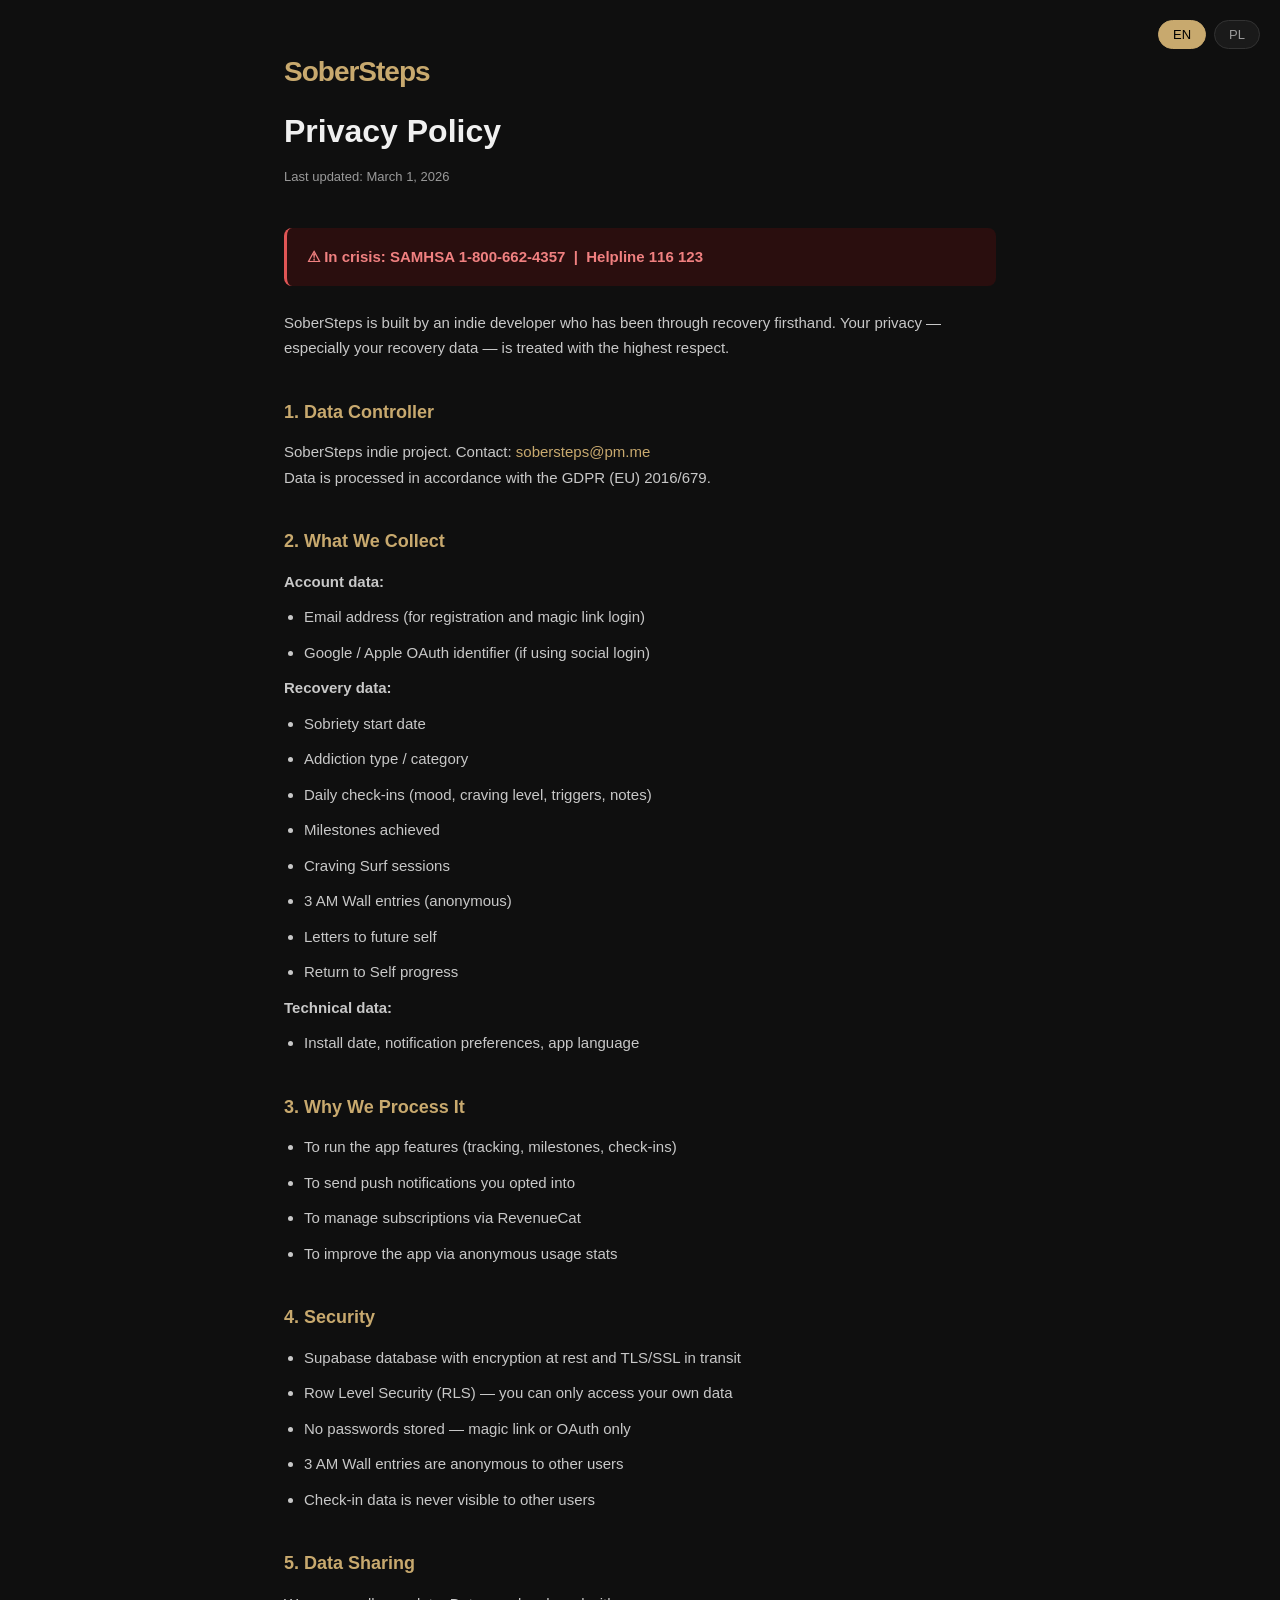
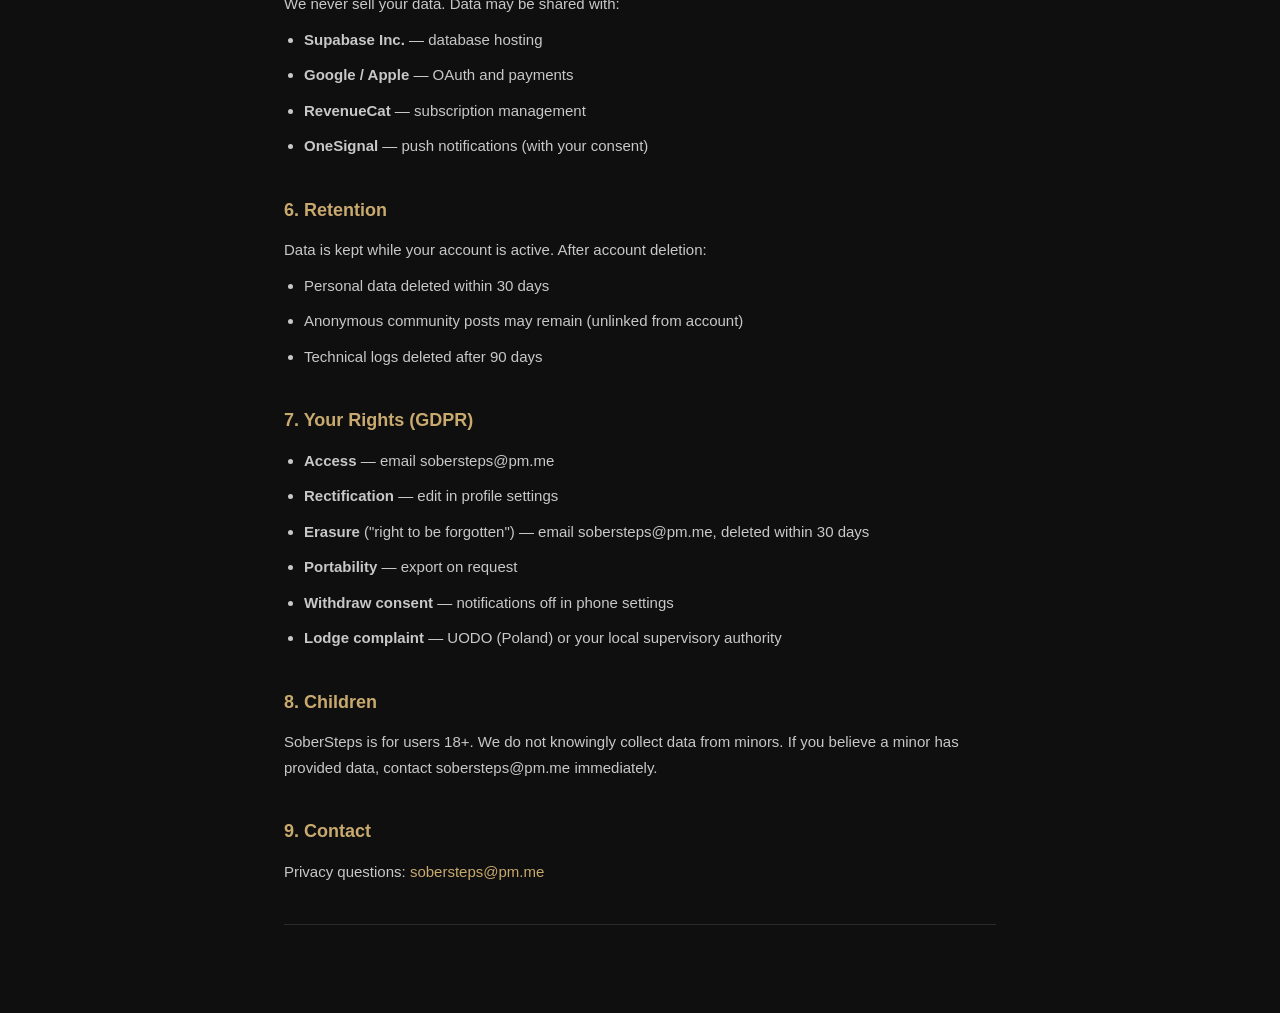
<file: privacy.html>
<!DOCTYPE html>
<html lang="en">
<head>
  <meta charset="UTF-8">
  <meta name="viewport" content="width=device-width, initial-scale=1.0">
  <title>SoberSteps — Privacy Policy</title>
  <style>
    :root { --bg: #0f0f0f; --surface: #1a1a1a; --text: #f0f0f0; --muted: #9a9a9a; --accent: #c8a96e; }
    * { box-sizing: border-box; margin: 0; padding: 0; }
    body { background: var(--bg); color: var(--text); font-family: -apple-system, BlinkMacSystemFont, 'Segoe UI', sans-serif; line-height: 1.7; }
    .container { max-width: 760px; margin: 0 auto; padding: 48px 24px; }
    .logo { font-size: 28px; font-weight: 800; color: var(--accent); letter-spacing: -1px; margin-bottom: 8px; }
    .updated { font-size: 13px; color: var(--muted); margin-bottom: 40px; }
    h1 { font-size: 32px; font-weight: 800; margin-bottom: 8px; }
    h2 { font-size: 18px; font-weight: 700; color: var(--accent); margin: 36px 0 12px; }
    p, li { font-size: 15px; color: #c8c8c8; margin-bottom: 10px; }
    ul { padding-left: 20px; }
    .crisis { background: #2a0e0e; border-left: 3px solid #e05555; padding: 16px 20px; border-radius: 8px; margin: 24px 0; }
    .crisis p { color: #f08080; font-weight: 600; margin: 0; }
    a { color: var(--accent); text-decoration: none; }
    .lang-switch { position: fixed; top: 20px; right: 20px; display: flex; gap: 8px; }
    .lang-btn { background: var(--surface); border: 1px solid #333; color: var(--muted); padding: 6px 14px; border-radius: 20px; cursor: pointer; font-size: 13px; }
    .lang-btn.active { background: var(--accent); color: #000; border-color: var(--accent); }
    [data-lang] { display: none; }
    .divider { border: none; border-top: 1px solid #2a2a2a; margin: 40px 0; }
  </style>
</head>
<body>

<div class="lang-switch">
  <button class="lang-btn active" onclick="setLang('en')">EN</button>
  <button class="lang-btn" onclick="setLang('pl')">PL</button>
</div>

<div class="container">

  <div class="logo">SoberSteps</div>

  <!-- ENGLISH -->
  <div data-lang="en" style="display:block">
    <h1>Privacy Policy</h1>
    <p class="updated">Last updated: March 1, 2026</p>

    <div class="crisis">
      <p>⚠ In crisis: SAMHSA 1-800-662-4357 &nbsp;|&nbsp; Helpline 116 123</p>
    </div>

    <p>SoberSteps is built by an indie developer who has been through recovery firsthand. Your privacy — especially your recovery data — is treated with the highest respect.</p>

    <h2>1. Data Controller</h2>
    <p>SoberSteps indie project. Contact: <a href="mailto:sobersteps@pm.me">sobersteps@pm.me</a><br>
    Data is processed in accordance with the GDPR (EU) 2016/679.</p>

    <h2>2. What We Collect</h2>
    <p><strong>Account data:</strong></p>
    <ul>
      <li>Email address (for registration and magic link login)</li>
      <li>Google / Apple OAuth identifier (if using social login)</li>
    </ul>
    <p><strong>Recovery data:</strong></p>
    <ul>
      <li>Sobriety start date</li>
      <li>Addiction type / category</li>
      <li>Daily check-ins (mood, craving level, triggers, notes)</li>
      <li>Milestones achieved</li>
      <li>Craving Surf sessions</li>
      <li>3 AM Wall entries (anonymous)</li>
      <li>Letters to future self</li>
      <li>Return to Self progress</li>
    </ul>
    <p><strong>Technical data:</strong></p>
    <ul>
      <li>Install date, notification preferences, app language</li>
    </ul>

    <h2>3. Why We Process It</h2>
    <ul>
      <li>To run the app features (tracking, milestones, check-ins)</li>
      <li>To send push notifications you opted into</li>
      <li>To manage subscriptions via RevenueCat</li>
      <li>To improve the app via anonymous usage stats</li>
    </ul>

    <h2>4. Security</h2>
    <ul>
      <li>Supabase database with encryption at rest and TLS/SSL in transit</li>
      <li>Row Level Security (RLS) — you can only access your own data</li>
      <li>No passwords stored — magic link or OAuth only</li>
      <li>3 AM Wall entries are anonymous to other users</li>
      <li>Check-in data is never visible to other users</li>
    </ul>

    <h2>5. Data Sharing</h2>
    <p>We never sell your data. Data may be shared with:</p>
    <ul>
      <li><strong>Supabase Inc.</strong> — database hosting</li>
      <li><strong>Google / Apple</strong> — OAuth and payments</li>
      <li><strong>RevenueCat</strong> — subscription management</li>
      <li><strong>OneSignal</strong> — push notifications (with your consent)</li>
    </ul>

    <h2>6. Retention</h2>
    <p>Data is kept while your account is active. After account deletion:</p>
    <ul>
      <li>Personal data deleted within 30 days</li>
      <li>Anonymous community posts may remain (unlinked from account)</li>
      <li>Technical logs deleted after 90 days</li>
    </ul>

    <h2>7. Your Rights (GDPR)</h2>
    <ul>
      <li><strong>Access</strong> — email sobersteps@pm.me</li>
      <li><strong>Rectification</strong> — edit in profile settings</li>
      <li><strong>Erasure</strong> ("right to be forgotten") — email sobersteps@pm.me, deleted within 30 days</li>
      <li><strong>Portability</strong> — export on request</li>
      <li><strong>Withdraw consent</strong> — notifications off in phone settings</li>
      <li><strong>Lodge complaint</strong> — UODO (Poland) or your local supervisory authority</li>
    </ul>

    <h2>8. Children</h2>
    <p>SoberSteps is for users 18+. We do not knowingly collect data from minors. If you believe a minor has provided data, contact sobersteps@pm.me immediately.</p>

    <h2>9. Contact</h2>
    <p>Privacy questions: <a href="mailto:sobersteps@pm.me">sobersteps@pm.me</a></p>
  </div>

  <hr class="divider">

  <!-- POLISH -->
  <div data-lang="pl">
    <h1>Polityka Prywatności</h1>
    <p class="updated">Ostatnia aktualizacja: 1 marca 2026</p>

    <div class="crisis">
      <p>⚠ W kryzysie: Telefon Zaufania 116 123 &nbsp;|&nbsp; SAMHSA 1-800-662-4357</p>
    </div>

    <p>SoberSteps tworzony jest przez indie dewelopera, który sam przeszedł przez zdrowienie. Twoja prywatność — zwłaszcza dane dotyczące zdrowienia — są traktowane z najwyższym szacunkiem.</p>

    <h2>1. Administrator danych</h2>
    <p>Projekt indie SoberSteps. Kontakt: <a href="mailto:sobersteps@pm.me">sobersteps@pm.me</a><br>
    Dane przetwarzane są zgodnie z RODO (UE) 2016/679.</p>

    <h2>2. Jakie dane zbieramy</h2>
    <p><strong>Dane konta:</strong></p>
    <ul>
      <li>Adres e-mail (rejestracja i magic link)</li>
      <li>Identyfikator Google / Apple (logowanie OAuth)</li>
    </ul>
    <p><strong>Dane dotyczące zdrowienia:</strong></p>
    <ul>
      <li>Data rozpoczęcia trzeźwości</li>
      <li>Typ uzależnienia / kategoria</li>
      <li>Dzienne check-iny (nastrój, poziom głodu, triggery, notatki)</li>
      <li>Osiągnięte kamienie milowe</li>
      <li>Sesje Craving Surf</li>
      <li>Wpisy 3 AM Wall (anonimowe)</li>
      <li>Listy do przyszłego siebie</li>
      <li>Postęp Return to Self</li>
    </ul>
    <p><strong>Dane techniczne:</strong></p>
    <ul>
      <li>Data instalacji, preferencje powiadomień, język aplikacji</li>
    </ul>

    <h2>3. Cel przetwarzania</h2>
    <ul>
      <li>Świadczenie funkcji aplikacji (śledzenie, milestones, check-iny)</li>
      <li>Wysyłanie powiadomień push (za Twoją zgodą)</li>
      <li>Obsługa subskrypcji przez RevenueCat</li>
      <li>Ulepszanie aplikacji na podstawie anonimowych statystyk</li>
    </ul>

    <h2>4. Bezpieczeństwo</h2>
    <ul>
      <li>Baza danych Supabase z szyfrowaniem w spoczynku i TLS/SSL w transporcie</li>
      <li>Row Level Security (RLS) — dostęp wyłącznie do własnych danych</li>
      <li>Brak przechowywania haseł — magic link lub OAuth</li>
      <li>Wpisy 3 AM Wall są anonimowe dla innych użytkowników</li>
      <li>Dane check-inów są niewidoczne dla innych</li>
    </ul>

    <h2>5. Udostępnianie danych</h2>
    <p>Nie sprzedajemy danych. Dane mogą być udostępniane:</p>
    <ul>
      <li><strong>Supabase Inc.</strong> — hosting bazy danych</li>
      <li><strong>Google / Apple</strong> — OAuth i płatności</li>
      <li><strong>RevenueCat</strong> — zarządzanie subskrypcjami</li>
      <li><strong>OneSignal</strong> — powiadomienia push (za zgodą)</li>
    </ul>

    <h2>6. Przechowywanie danych</h2>
    <ul>
      <li>Dane osobowe usuwane w ciągu 30 dni od usunięcia konta</li>
      <li>Anonimowe wpisy społecznościowe mogą pozostać (bez powiązania z kontem)</li>
      <li>Logi techniczne usuwane po 90 dniach</li>
    </ul>

    <h2>7. Twoje prawa (RODO)</h2>
    <ul>
      <li><strong>Dostęp</strong> — napisz na sobersteps@pm.me</li>
      <li><strong>Sprostowanie</strong> — edycja w ustawieniach profilu</li>
      <li><strong>Usunięcie</strong> ("prawo do bycia zapomnianym") — napisz na sobersteps@pm.me, usunięcie w 30 dni</li>
      <li><strong>Przenoszenie</strong> — eksport na żądanie</li>
      <li><strong>Cofnięcie zgody</strong> — powiadomienia wyłącz w ustawieniach telefonu</li>
      <li><strong>Skarga</strong> — UODO (Polska) lub właściwy organ nadzorczy</li>
    </ul>

    <h2>8. Dzieci</h2>
    <p>SoberSteps jest dla użytkowników 18+. Nie zbieramy świadomie danych od nieletnich. Jeśli uważasz, że nieletni podał dane, napisz na sobersteps@pm.me.</p>

    <h2>9. Kontakt</h2>
    <p>Pytania o prywatność: <a href="mailto:sobersteps@pm.me">sobersteps@pm.me</a></p>
  </div>

</div>

<script>
  function setLang(lang) {
    document.querySelectorAll('[data-lang]').forEach(el => el.style.display = 'none');
    document.querySelector('[data-lang="' + lang + '"]').style.display = 'block';
    document.querySelectorAll('.lang-btn').forEach(b => b.classList.remove('active'));
    event.target.classList.add('active');
  }
</script>
</body>
</html>
</file>
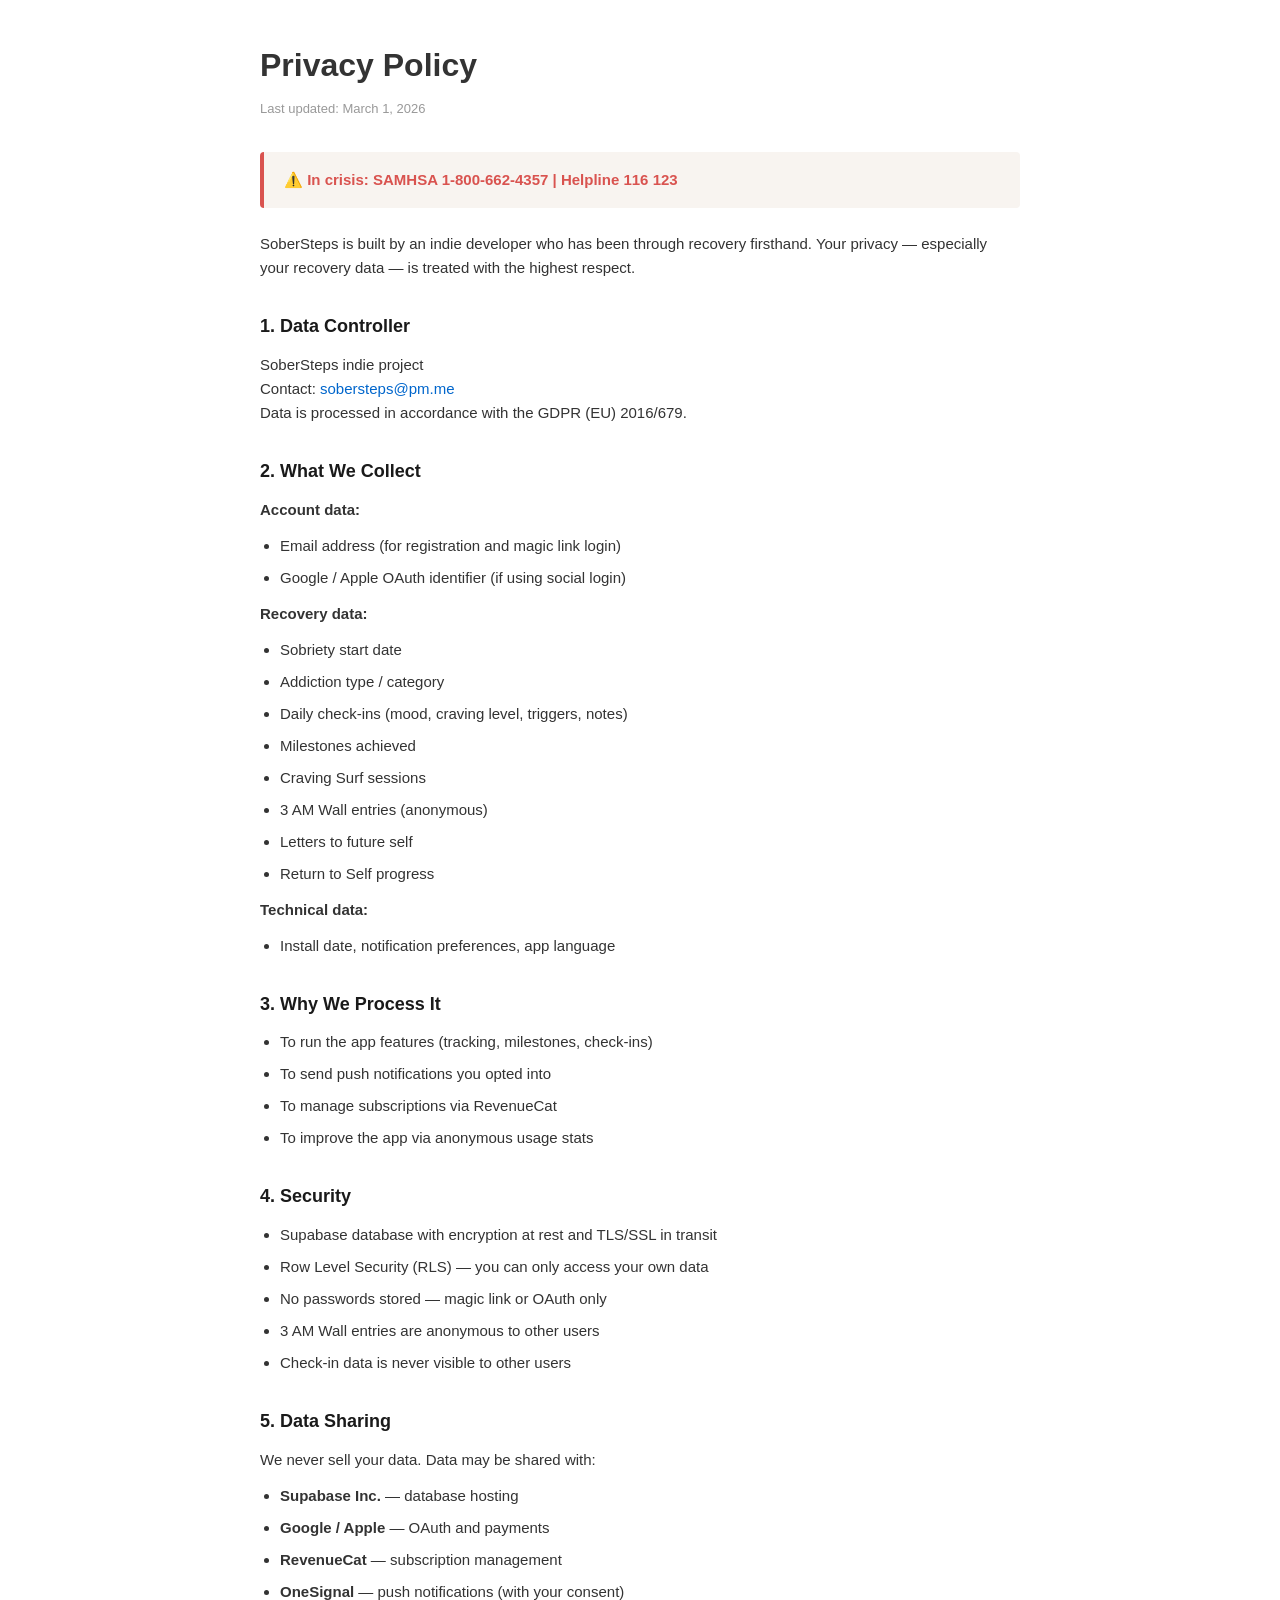
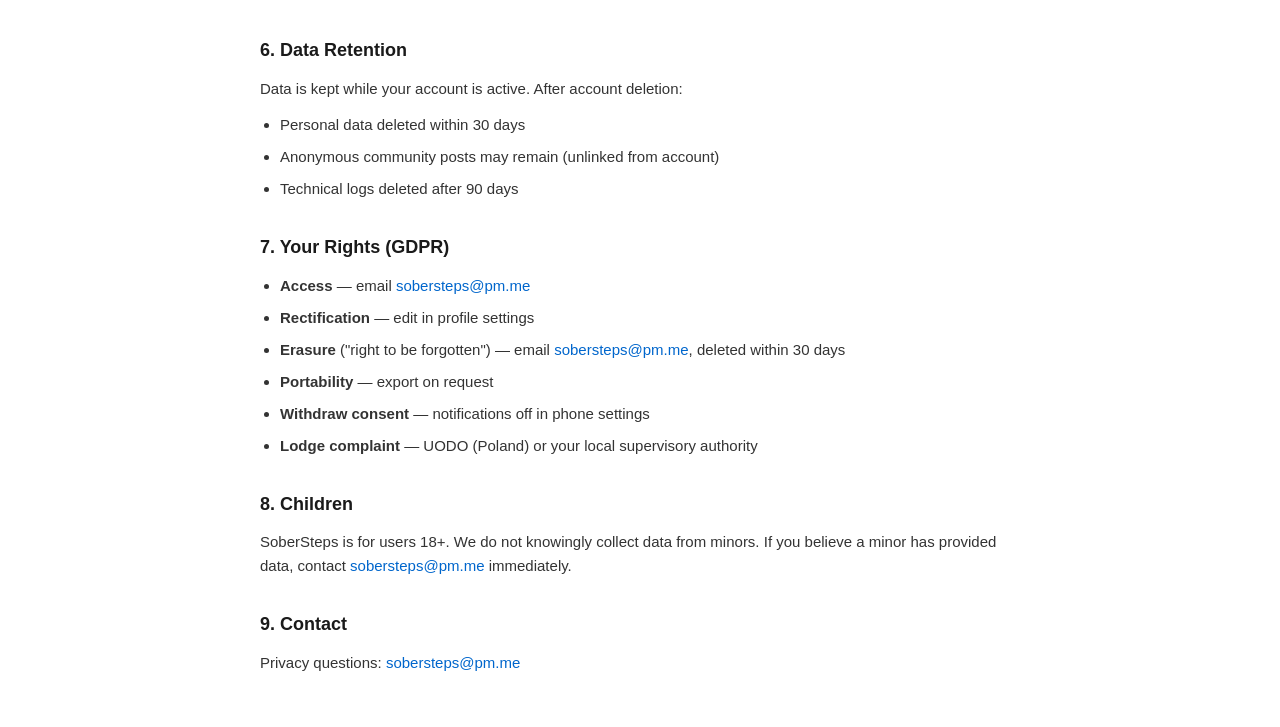
<file: privacy/privacy.html>
<!DOCTYPE html>
<html lang="en">
<head>
  <meta charset="UTF-8">
  <meta name="viewport" content="width=device-width, initial-scale=1.0">
  <title>SoberSteps — Privacy Policy</title>
  <style>
    * { margin: 0; padding: 0; box-sizing: border-box; }
    body {
      font-family: -apple-system, BlinkMacSystemFont, 'Segoe UI', sans-serif;
      line-height: 1.6;
      color: #333;
      background: #fff;
    }
    .container {
      max-width: 800px;
      margin: 0 auto;
      padding: 40px 20px;
    }
    h1 {
      font-size: 32px;
      font-weight: 700;
      margin-bottom: 8px;
    }
    .updated {
      font-size: 13px;
      color: #999;
      margin-bottom: 32px;
    }
    h2 {
      font-size: 18px;
      font-weight: 700;
      margin: 32px 0 12px;
      color: #1a1a1a;
    }
    p {
      margin-bottom: 12px;
      font-size: 15px;
    }
    ul {
      margin-left: 20px;
      margin-bottom: 12px;
    }
    li {
      margin-bottom: 8px;
      font-size: 15px;
    }
    a {
      color: #0066cc;
      text-decoration: none;
    }
    a:hover {
      text-decoration: underline;
    }
    .crisis {
      background: #f8f4f0;
      border-left: 4px solid #d9534f;
      padding: 16px 20px;
      margin: 24px 0;
      border-radius: 4px;
    }
    .crisis p {
      margin: 0;
      font-weight: 600;
      color: #d9534f;
    }
    hr {
      border: none;
      border-top: 1px solid #e5e5e5;
      margin: 40px 0;
    }
  </style>
</head>
<body>

<div class="container">

  <h1>Privacy Policy</h1>
  <p class="updated">Last updated: March 1, 2026</p>

  <div class="crisis">
    <p>⚠️ In crisis: SAMHSA 1-800-662-4357 | Helpline 116 123</p>
  </div>

  <p>SoberSteps is built by an indie developer who has been through recovery firsthand. Your privacy — especially your recovery data — is treated with the highest respect.</p>

  <h2>1. Data Controller</h2>
  <p>SoberSteps indie project<br>
  Contact: <a href="mailto:sobersteps@pm.me">sobersteps@pm.me</a><br>
  Data is processed in accordance with the GDPR (EU) 2016/679.</p>

  <h2>2. What We Collect</h2>
  <p><strong>Account data:</strong></p>
  <ul>
    <li>Email address (for registration and magic link login)</li>
    <li>Google / Apple OAuth identifier (if using social login)</li>
  </ul>

  <p><strong>Recovery data:</strong></p>
  <ul>
    <li>Sobriety start date</li>
    <li>Addiction type / category</li>
    <li>Daily check-ins (mood, craving level, triggers, notes)</li>
    <li>Milestones achieved</li>
    <li>Craving Surf sessions</li>
    <li>3 AM Wall entries (anonymous)</li>
    <li>Letters to future self</li>
    <li>Return to Self progress</li>
  </ul>

  <p><strong>Technical data:</strong></p>
  <ul>
    <li>Install date, notification preferences, app language</li>
  </ul>

  <h2>3. Why We Process It</h2>
  <ul>
    <li>To run the app features (tracking, milestones, check-ins)</li>
    <li>To send push notifications you opted into</li>
    <li>To manage subscriptions via RevenueCat</li>
    <li>To improve the app via anonymous usage stats</li>
  </ul>

  <h2>4. Security</h2>
  <ul>
    <li>Supabase database with encryption at rest and TLS/SSL in transit</li>
    <li>Row Level Security (RLS) — you can only access your own data</li>
    <li>No passwords stored — magic link or OAuth only</li>
    <li>3 AM Wall entries are anonymous to other users</li>
    <li>Check-in data is never visible to other users</li>
  </ul>

  <h2>5. Data Sharing</h2>
  <p>We never sell your data. Data may be shared with:</p>
  <ul>
    <li><strong>Supabase Inc.</strong> — database hosting</li>
    <li><strong>Google / Apple</strong> — OAuth and payments</li>
    <li><strong>RevenueCat</strong> — subscription management</li>
    <li><strong>OneSignal</strong> — push notifications (with your consent)</li>
  </ul>

  <h2>6. Data Retention</h2>
  <p>Data is kept while your account is active. After account deletion:</p>
  <ul>
    <li>Personal data deleted within 30 days</li>
    <li>Anonymous community posts may remain (unlinked from account)</li>
    <li>Technical logs deleted after 90 days</li>
  </ul>

  <h2>7. Your Rights (GDPR)</h2>
  <ul>
    <li><strong>Access</strong> — email <a href="mailto:sobersteps@pm.me">sobersteps@pm.me</a></li>
    <li><strong>Rectification</strong> — edit in profile settings</li>
    <li><strong>Erasure</strong> ("right to be forgotten") — email <a href="mailto:sobersteps@pm.me">sobersteps@pm.me</a>, deleted within 30 days</li>
    <li><strong>Portability</strong> — export on request</li>
    <li><strong>Withdraw consent</strong> — notifications off in phone settings</li>
    <li><strong>Lodge complaint</strong> — UODO (Poland) or your local supervisory authority</li>
  </ul>

  <h2>8. Children</h2>
  <p>SoberSteps is for users 18+. We do not knowingly collect data from minors. If you believe a minor has provided data, contact <a href="mailto:sobersteps@pm.me">sobersteps@pm.me</a> immediately.</p>

  <h2>9. Contact</h2>
  <p>Privacy questions: <a href="mailto:sobersteps@pm.me">sobersteps@pm.me</a></p>

</div>

</body>
</html>
</file>
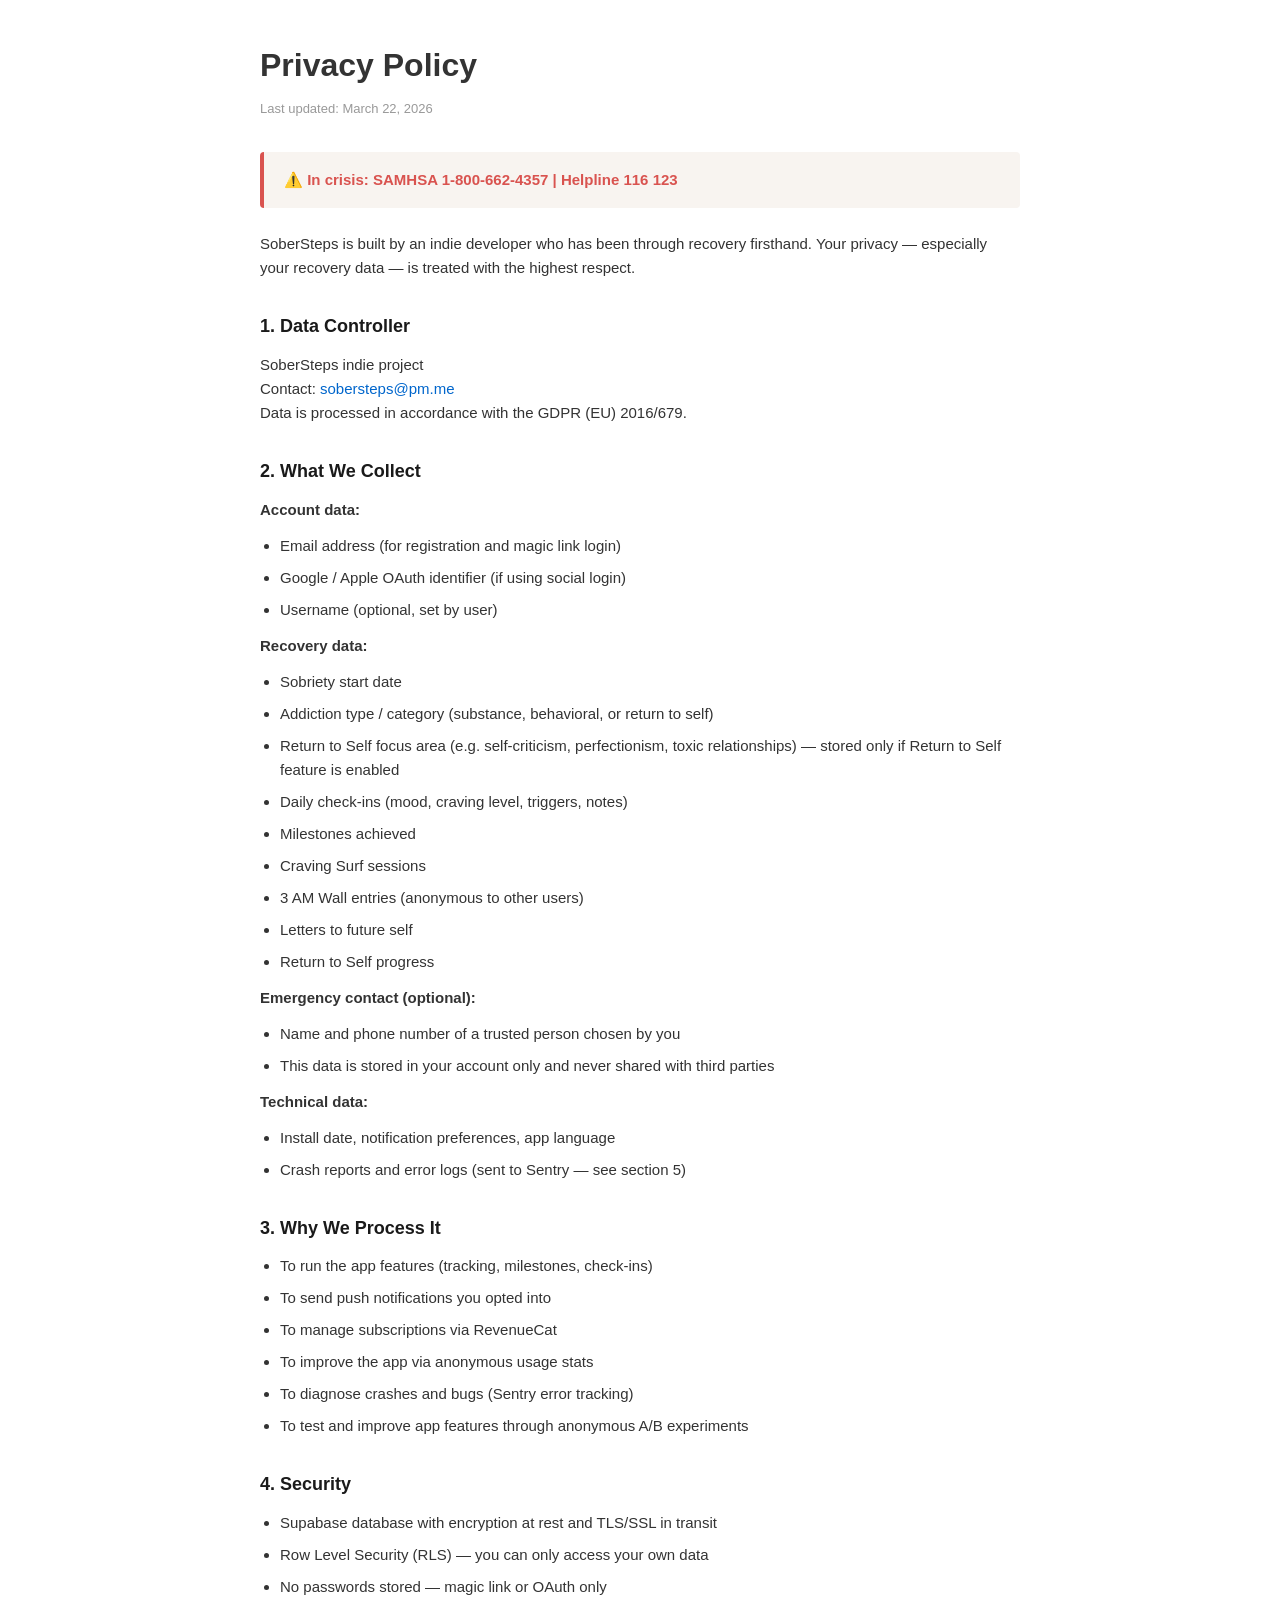
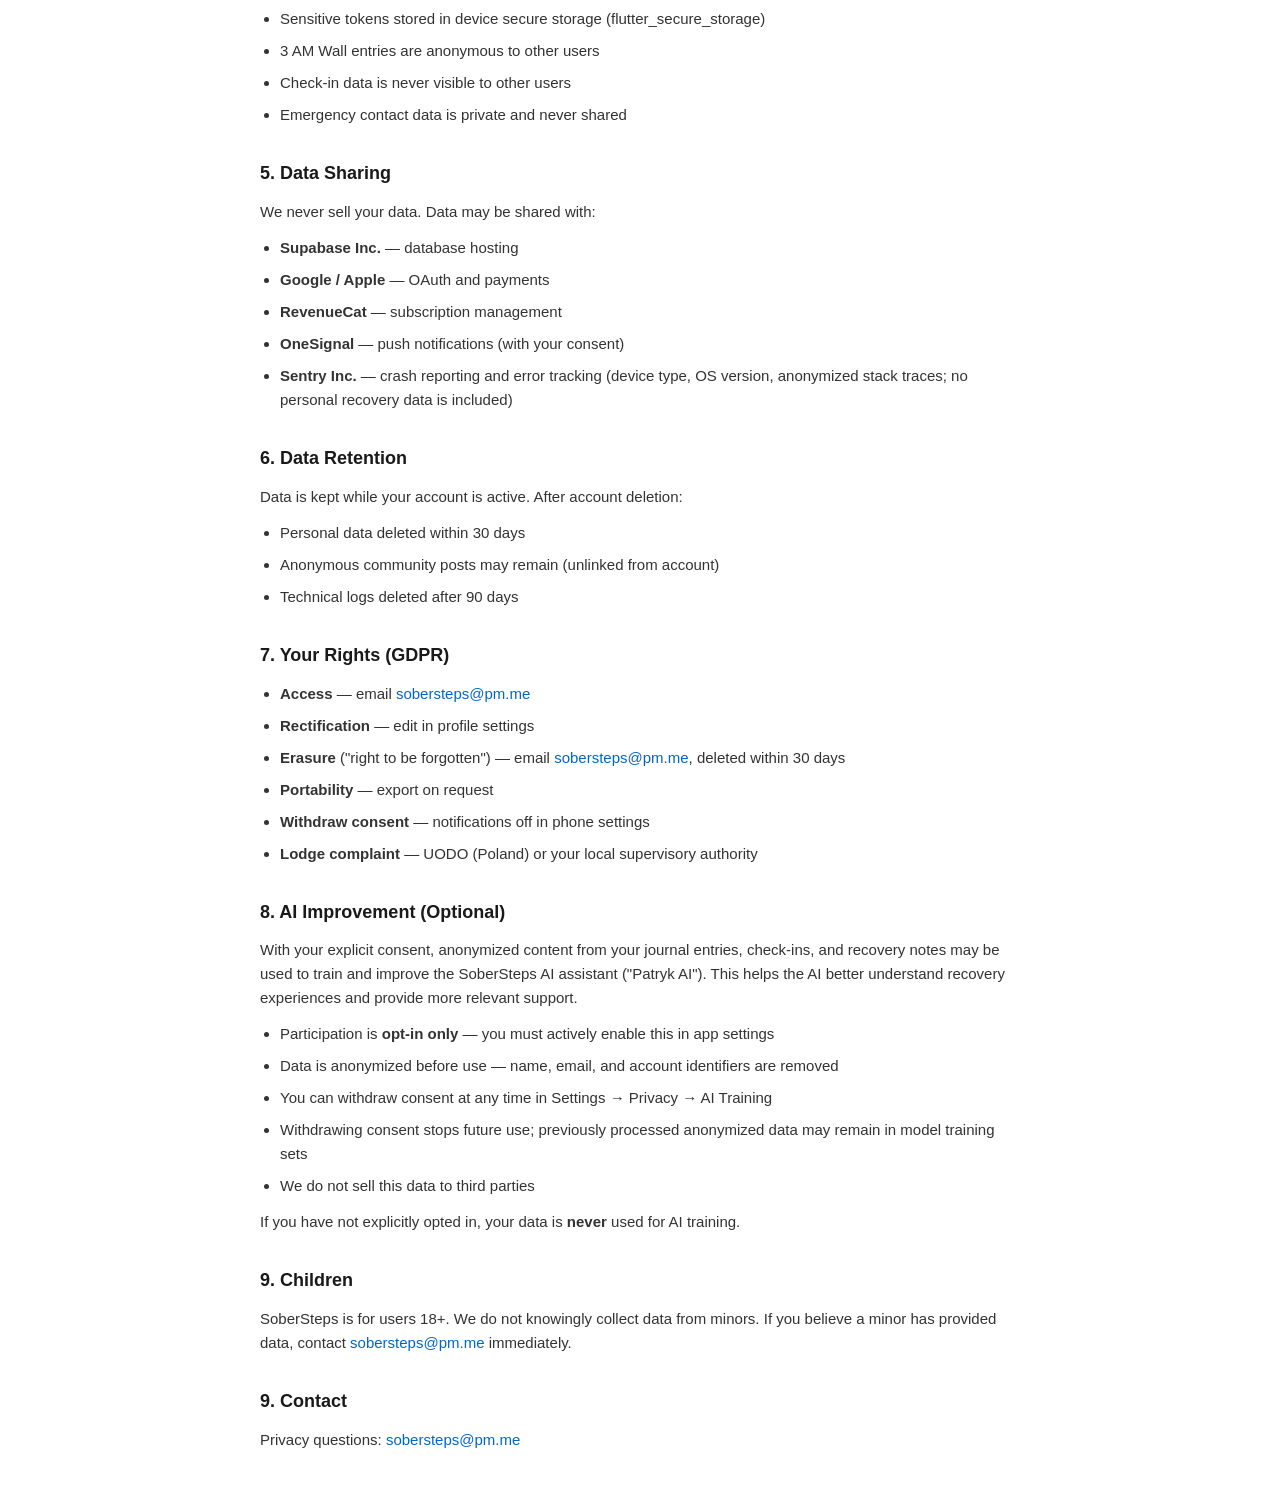
<file: privacy/privacypolicy.html>
<!DOCTYPE html>
<html lang="en">
<head>
  <meta charset="UTF-8">
  <meta name="viewport" content="width=device-width, initial-scale=1.0">
  <title>SoberSteps — Privacy Policy</title>
  <style>
    * { margin: 0; padding: 0; box-sizing: border-box; }
    body {
      font-family: -apple-system, BlinkMacSystemFont, 'Segoe UI', sans-serif;
      line-height: 1.6; color: #333; background: #fff;
    }
    .container { max-width: 800px; margin: 0 auto; padding: 40px 20px; }
    h1 { font-size: 32px; font-weight: 700; margin-bottom: 8px; }
    .updated { font-size: 13px; color: #999; margin-bottom: 32px; }
    h2 { font-size: 18px; font-weight: 700; margin: 32px 0 12px; color: #1a1a1a; }
    p { margin-bottom: 12px; font-size: 15px; }
    ul { margin-left: 20px; margin-bottom: 12px; }
    li { margin-bottom: 8px; font-size: 15px; }
    a { color: #0066cc; text-decoration: none; }
    a:hover { text-decoration: underline; }
    .crisis {
      background: #f8f4f0; border-left: 4px solid #d9534f;
      padding: 16px 20px; margin: 24px 0; border-radius: 4px;
    }
    .crisis p { margin: 0; font-weight: 600; color: #d9534f; }
    hr { border: none; border-top: 1px solid #e5e5e5; margin: 40px 0; }
  </style>
</head>
<body>
<div class="container">

  <h1>Privacy Policy</h1>
  <p class="updated">Last updated: March 22, 2026</p>

  <div class="crisis">
    <p>⚠️ In crisis: SAMHSA 1-800-662-4357 | Helpline 116 123</p>
  </div>

  <p>SoberSteps is built by an indie developer who has been through recovery firsthand. Your privacy — especially your recovery data — is treated with the highest respect.</p>

  <h2>1. Data Controller</h2>
  <p>SoberSteps indie project<br>
  Contact: <a href="mailto:sobersteps@pm.me">sobersteps@pm.me</a><br>
  Data is processed in accordance with the GDPR (EU) 2016/679.</p>

  <h2>2. What We Collect</h2>
  <p><strong>Account data:</strong></p>
  <ul>
    <li>Email address (for registration and magic link login)</li>
    <li>Google / Apple OAuth identifier (if using social login)</li>
    <li>Username (optional, set by user)</li>
  </ul>

  <p><strong>Recovery data:</strong></p>
  <ul>
    <li>Sobriety start date</li>
    <li>Addiction type / category (substance, behavioral, or return to self)</li>
    <li>Return to Self focus area (e.g. self-criticism, perfectionism, toxic relationships) — stored only if Return to Self feature is enabled</li>
    <li>Daily check-ins (mood, craving level, triggers, notes)</li>
    <li>Milestones achieved</li>
    <li>Craving Surf sessions</li>
    <li>3 AM Wall entries (anonymous to other users)</li>
    <li>Letters to future self</li>
    <li>Return to Self progress</li>
  </ul>

  <p><strong>Emergency contact (optional):</strong></p>
  <ul>
    <li>Name and phone number of a trusted person chosen by you</li>
    <li>This data is stored in your account only and never shared with third parties</li>
  </ul>

  <p><strong>Technical data:</strong></p>
  <ul>
    <li>Install date, notification preferences, app language</li>
    <li>Crash reports and error logs (sent to Sentry — see section 5)</li>
  </ul>


  <h2>3. Why We Process It</h2>
  <ul>
    <li>To run the app features (tracking, milestones, check-ins)</li>
    <li>To send push notifications you opted into</li>
    <li>To manage subscriptions via RevenueCat</li>
    <li>To improve the app via anonymous usage stats</li>
    <li>To diagnose crashes and bugs (Sentry error tracking)</li>
    <li>To test and improve app features through anonymous A/B experiments</li>
  </ul>

  <h2>4. Security</h2>
  <ul>
    <li>Supabase database with encryption at rest and TLS/SSL in transit</li>
    <li>Row Level Security (RLS) — you can only access your own data</li>
    <li>No passwords stored — magic link or OAuth only</li>
    <li>Sensitive tokens stored in device secure storage (flutter_secure_storage)</li>
    <li>3 AM Wall entries are anonymous to other users</li>
    <li>Check-in data is never visible to other users</li>
    <li>Emergency contact data is private and never shared</li>
  </ul>

  <h2>5. Data Sharing</h2>
  <p>We never sell your data. Data may be shared with:</p>
  <ul>
    <li><strong>Supabase Inc.</strong> — database hosting</li>
    <li><strong>Google / Apple</strong> — OAuth and payments</li>
    <li><strong>RevenueCat</strong> — subscription management</li>
    <li><strong>OneSignal</strong> — push notifications (with your consent)</li>
    <li><strong>Sentry Inc.</strong> — crash reporting and error tracking (device type, OS version, anonymized stack traces; no personal recovery data is included)</li>
  </ul>

  <h2>6. Data Retention</h2>
  <p>Data is kept while your account is active. After account deletion:</p>
  <ul>
    <li>Personal data deleted within 30 days</li>
    <li>Anonymous community posts may remain (unlinked from account)</li>
    <li>Technical logs deleted after 90 days</li>
  </ul>


  <h2>7. Your Rights (GDPR)</h2>
  <ul>
    <li><strong>Access</strong> — email <a href="mailto:sobersteps@pm.me">sobersteps@pm.me</a></li>
    <li><strong>Rectification</strong> — edit in profile settings</li>
    <li><strong>Erasure</strong> ("right to be forgotten") — email <a href="mailto:sobersteps@pm.me">sobersteps@pm.me</a>, deleted within 30 days</li>
    <li><strong>Portability</strong> — export on request</li>
    <li><strong>Withdraw consent</strong> — notifications off in phone settings</li>
    <li><strong>Lodge complaint</strong> — UODO (Poland) or your local supervisory authority</li>
  </ul>

  <h2>8. AI Improvement (Optional)</h2>
  <p>With your explicit consent, anonymized content from your journal entries, check-ins, and recovery notes may be used to train and improve the SoberSteps AI assistant ("Patryk AI"). This helps the AI better understand recovery experiences and provide more relevant support.</p>
  <ul>
    <li>Participation is <strong>opt-in only</strong> — you must actively enable this in app settings</li>
    <li>Data is anonymized before use — name, email, and account identifiers are removed</li>
    <li>You can withdraw consent at any time in Settings → Privacy → AI Training</li>
    <li>Withdrawing consent stops future use; previously processed anonymized data may remain in model training sets</li>
    <li>We do not sell this data to third parties</li>
  </ul>
  <p>If you have not explicitly opted in, your data is <strong>never</strong> used for AI training.</p>

  <h2>9. Children</h2>
  <p>SoberSteps is for users 18+. We do not knowingly collect data from minors. If you believe a minor has provided data, contact <a href="mailto:sobersteps@pm.me">sobersteps@pm.me</a> immediately.</p>

  <h2>9. Contact</h2>
  <p>Privacy questions: <a href="mailto:sobersteps@pm.me">sobersteps@pm.me</a></p>

</div>
</body>
</html>
</file>
